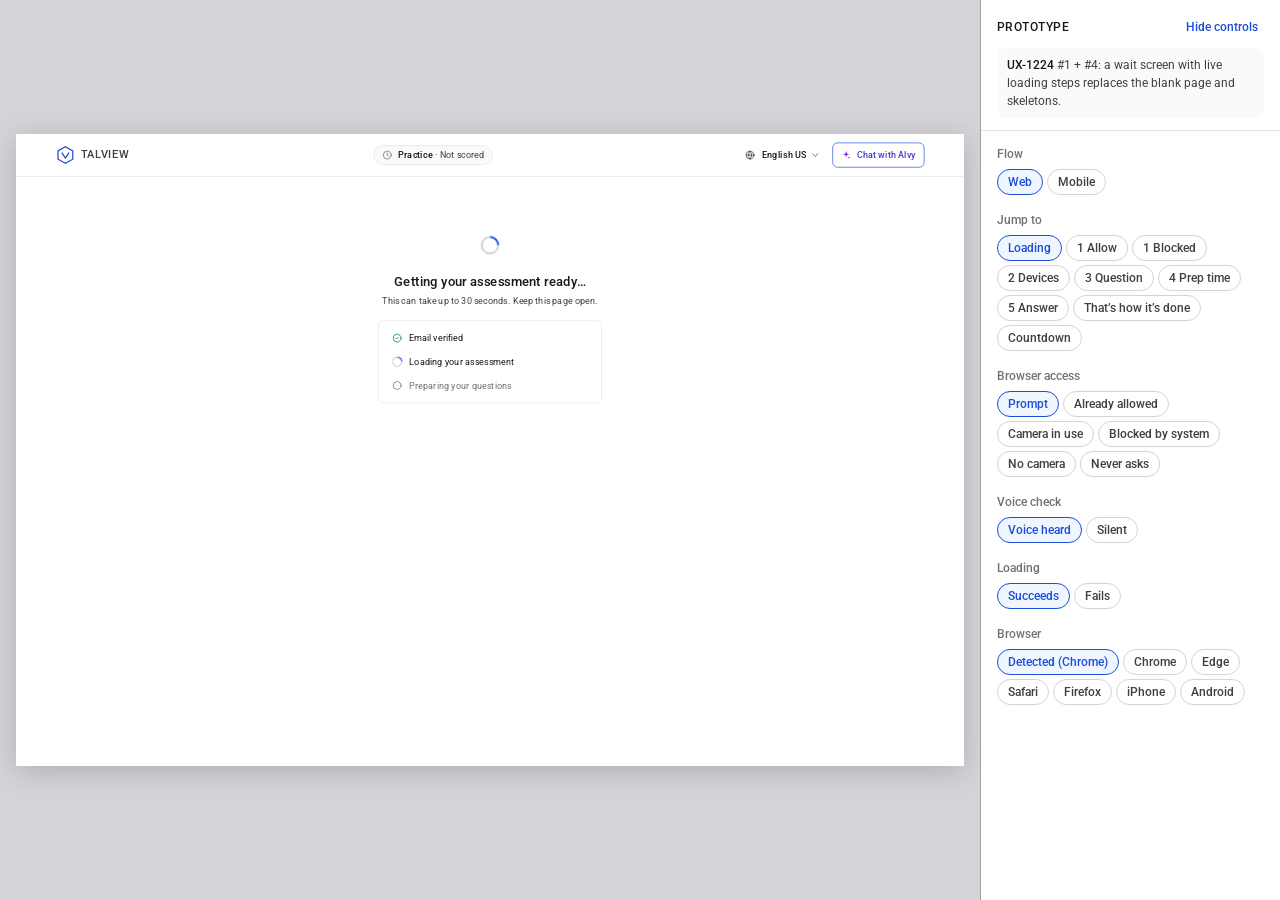
<file: index.html>
<!doctype html>
<meta charset="utf-8">
<title>Async interview practice walkthrough</title>
<meta http-equiv="refresh" content="0; url=async-practice-walkthrough.html">
<link rel="canonical" href="async-practice-walkthrough.html">
<p><a href="async-practice-walkthrough.html">Open the prototype</a></p>
</file>
